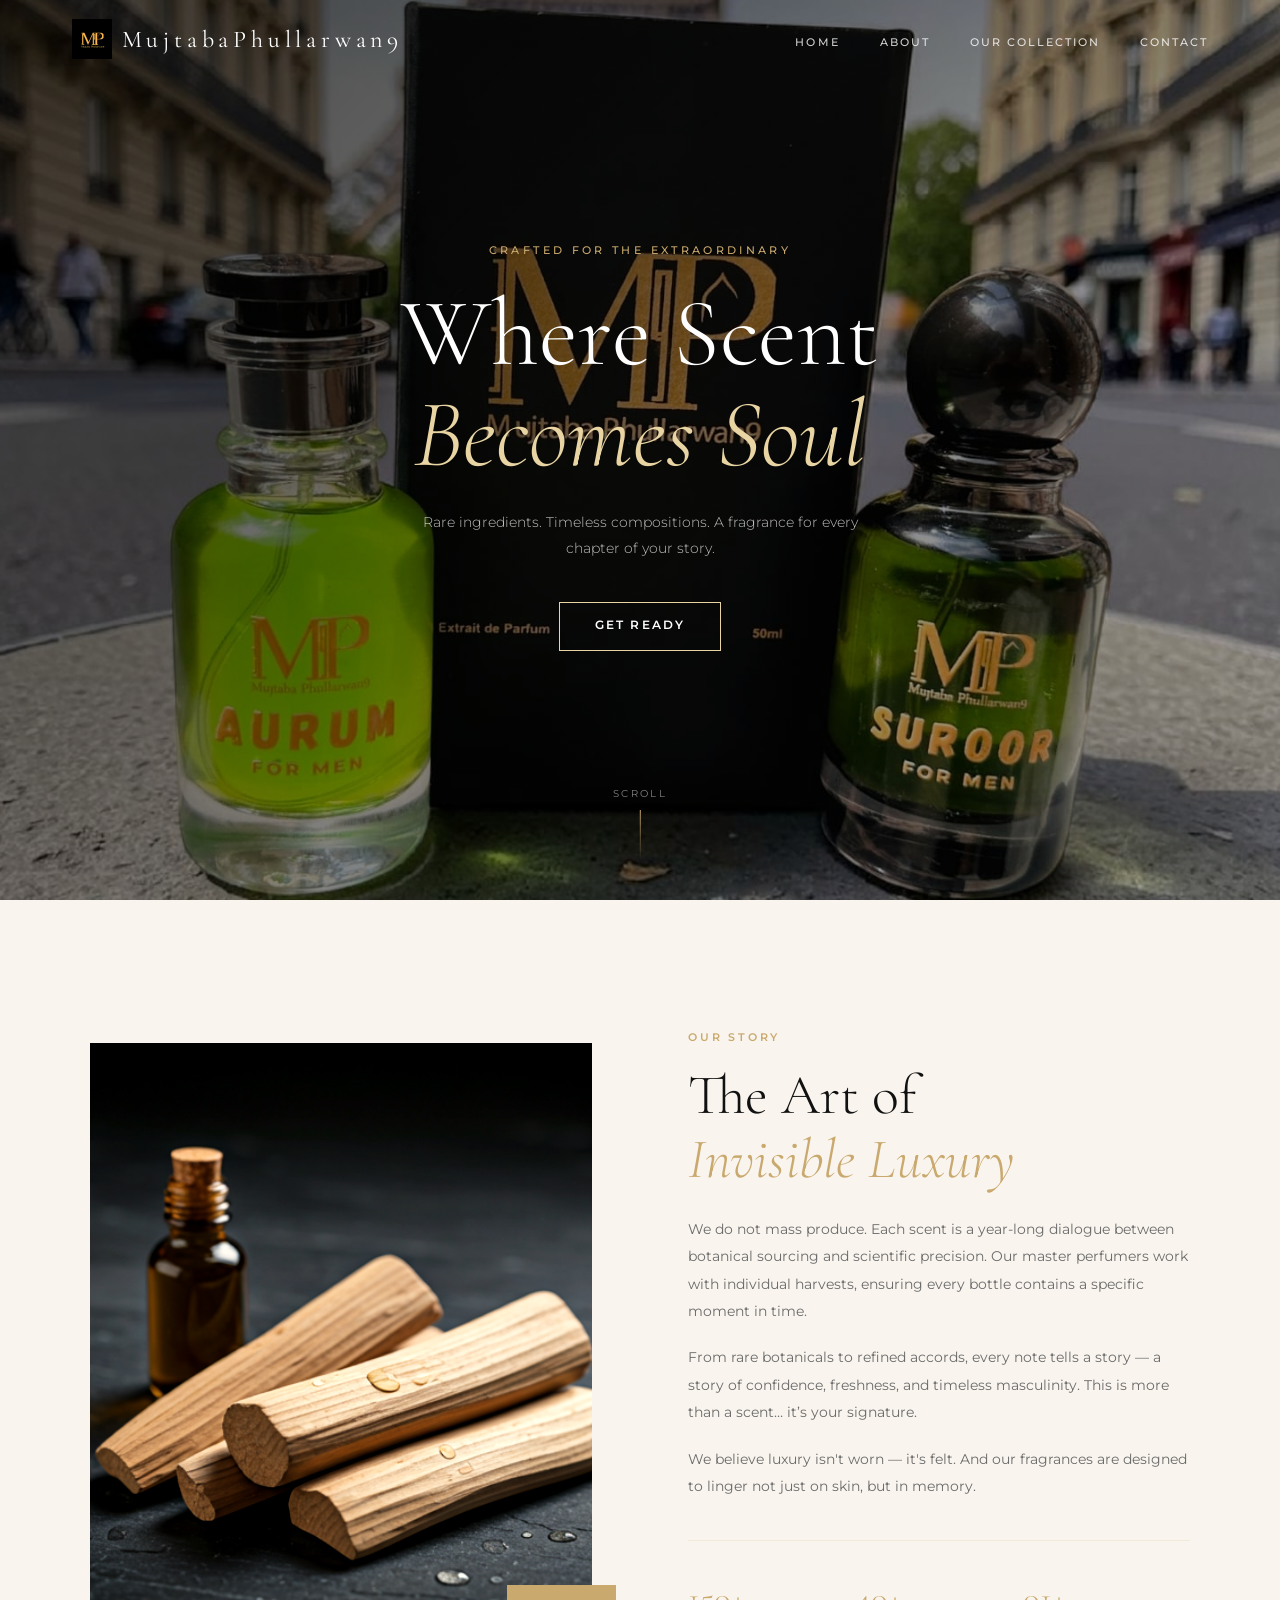
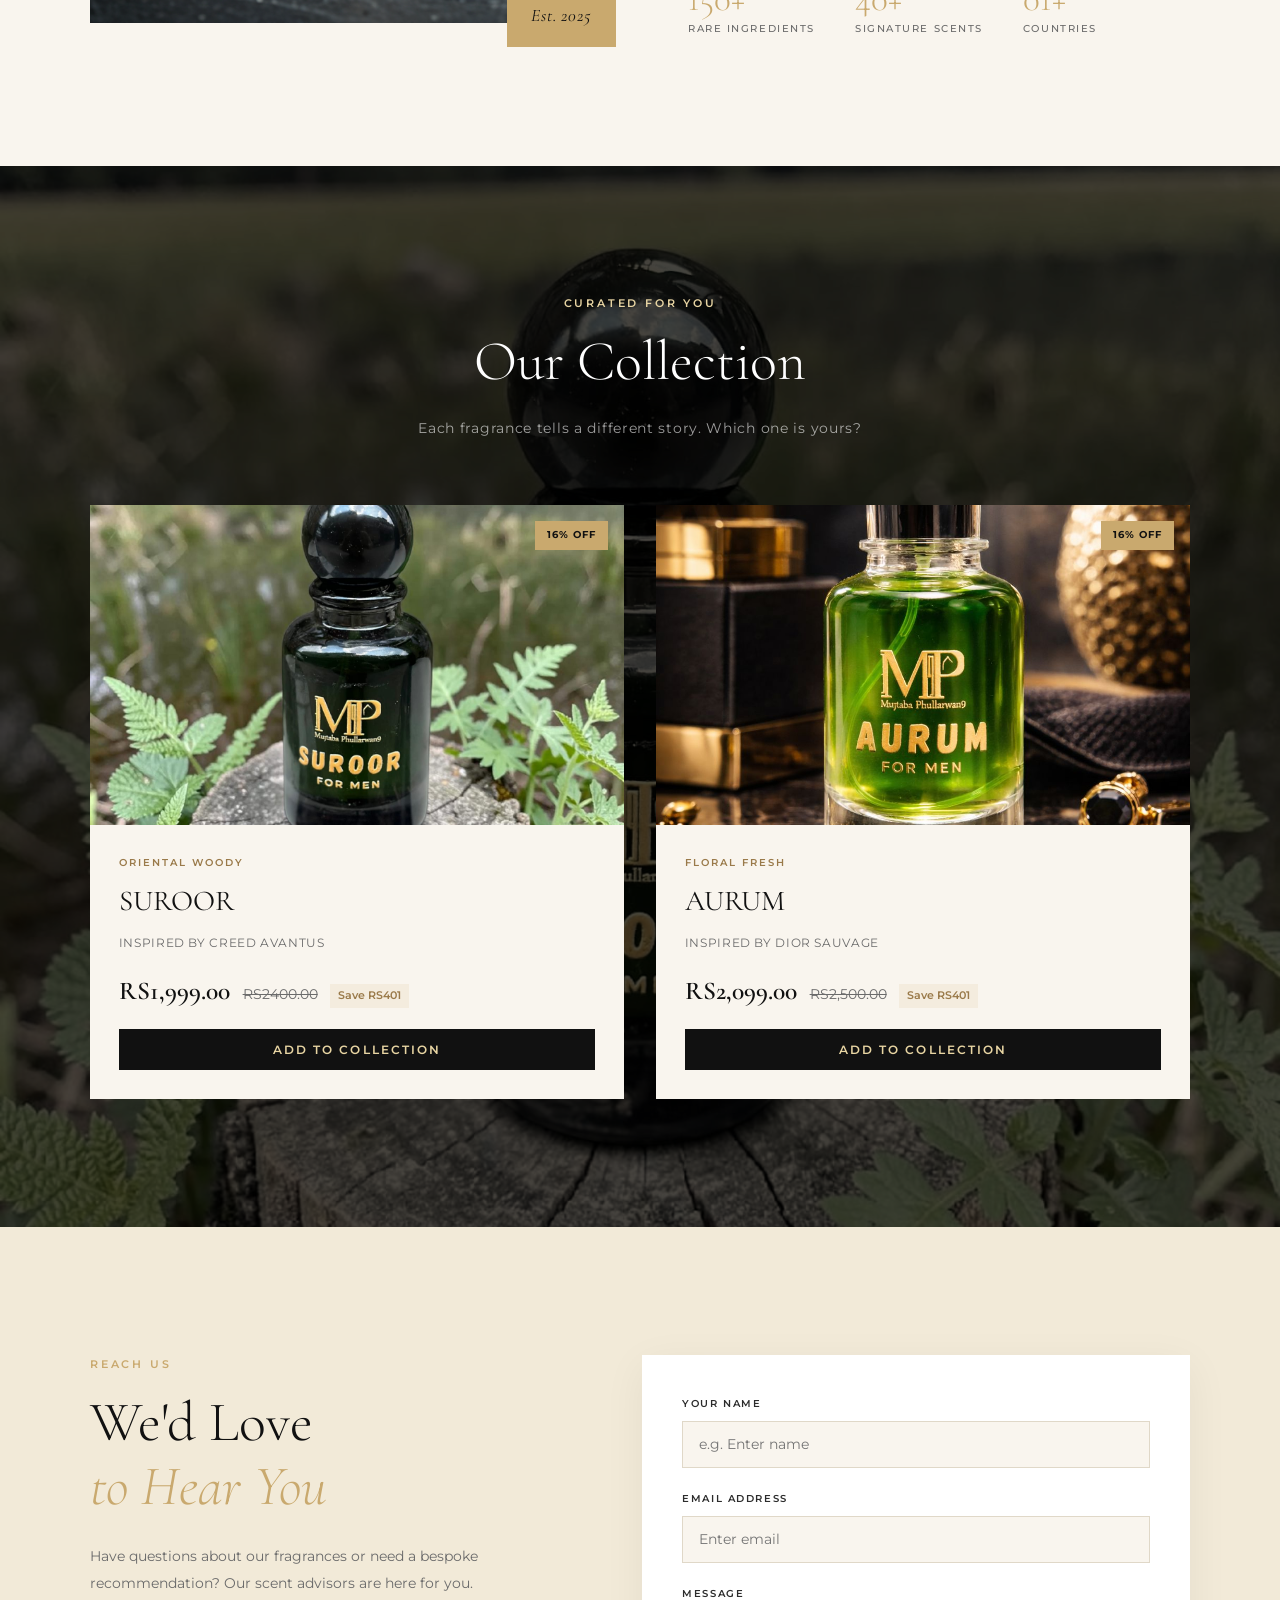
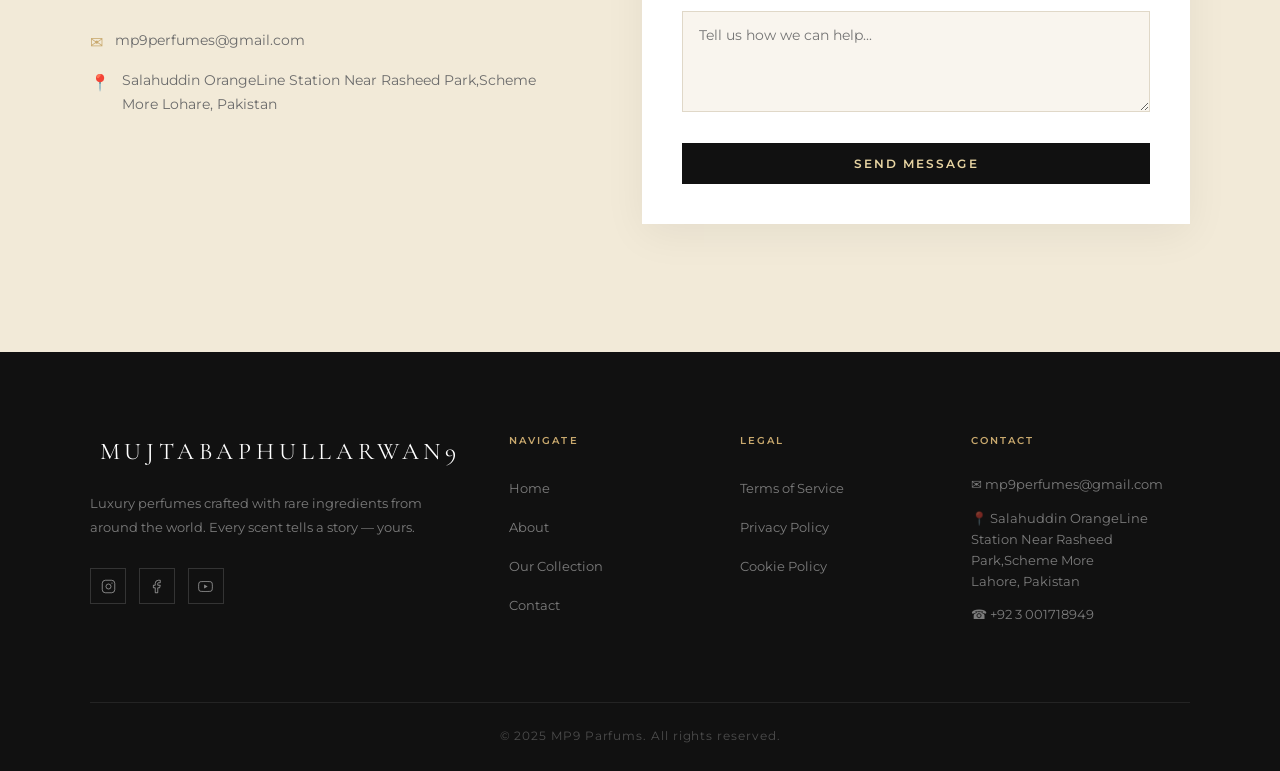
<file: index.html>
<!DOCTYPE html>
<html lang="en">
<head>
  <meta charset="UTF-8" />
  <meta name="viewport" content="width=device-width, initial-scale=1.0"/>
  <title>MP9 — Luxury Perfumes</title>
  <link href="https://fonts.googleapis.com/css2?family=Cormorant+Garamond:ital,wght@0,300;0,400;0,600;1,300;1,400&family=Montserrat:wght@300;400;500;600&display=swap" rel="stylesheet"/>
  <link rel="stylesheet" href="index.css"/>
</head>
<body>

<!-- MAIN SITE -->
<div class="main-site">

<!-- NAVBAR -->
<nav class="navbar" id="navbar">
  <div class="nav-inner">
    <a class="logo" href="#">
      <div class="logo-icon"><img src="./images/logo.jpeg"width="40px"></div>
      <span class="logo-name">MujtabaPhullarwan9</span>
    </a>
    <button class="hamburger" id="hamburger" aria-label="Toggle menu">
      <span></span><span></span><span></span>
    </button>
    <ul class="nav-links" id="nav-links">
      <li><a href="#home" class="nav-link">Home</a></li>
      <li><a href="#about" class="nav-link">About</a></li>
      <li><a href="#collection" class="nav-link">Our Collection</a></li>
      <li><a href="#contact" class="nav-link">Contact</a></li>
    </ul>
  </div>
</nav>

<!-- HOME SECTION -->
<section class="hero" id="home">
  <div class="hero-bg"></div>
  <div class="hero-overlay"></div>
  <div class="hero-content">
    <p class="hero-tagline">Crafted for the extraordinary</p>
    <h1 class="hero-title">Where Scent<br/><em>Becomes Soul</em></h1>
    <p class="hero-sub">Rare ingredients. Timeless compositions. A fragrance for every chapter of your story.</p>
    <a href="#collection" class="btn btn-hero">Get Ready</a>
  </div>
  <div class="hero-scroll">
    <span>Scroll</span>
    <div class="scroll-line"></div>
  </div>
</section>

<!-- ABOUT SECTION -->
<section class="about" id="about">
  <div class="about-inner">
    <div class="about-image-wrap">
      <div class="about-image"></div>
      <div class="about-badge">Est. 2025</div>
    </div>
    <div class="about-text">
      <span class="section-label">Our Story</span>
      <h2 class="section-title">The Art of<br/><em>Invisible Luxury</em></h2>
      <p>We do not mass produce. Each scent is a year-long dialogue
                between botanical sourcing and scientific precision. Our master
                perfumers work with individual harvests, ensuring every bottle
                contains a specific moment in time.</p>
      <p>From rare botanicals to refined accords, every note tells a story — a story of confidence, freshness, and timeless masculinity. This is more than a scent… it’s your signature.</p>
      <p>We believe luxury isn't worn — it's felt. And our fragrances are designed to linger not just on skin, but in memory.</p>
      <div class="about-stats">
        <div class="stat"><span class="stat-num">150+</span><span class="stat-label">Rare Ingredients</span></div>
        <div class="stat"><span class="stat-num">40+</span><span class="stat-label">Signature Scents</span></div>
        <div class="stat"><span class="stat-num">01+</span><span class="stat-label">Countries</span></div>
      </div>
    </div>
  </div>
</section>

<!-- COLLECTION SECTION -->
<section class="collection" id="collection">
  <div class="collection-bg"></div>
  <div class="collection-inner">
    <span class="section-label light">Curated for You</span>
    <h2 class="section-title light">Our Collection</h2>
    <p class="collection-sub">Each fragrance tells a different story. Which one is yours?</p>
    <div class="products-grid">

      <!-- Product 1 -->
      <div class="product-card">
        <div class="product-img-wrap">
          <div class="product-img p1"></div>
          <div class="product-badge">16% OFF</div>
        </div>
        <div class="product-info">
          <span class="product-family">Oriental Woody</span>
          <h3 class="product-name">SUROOR</h3>
          <p class="product-notes">INSPIRED BY CREED AVANTUS</p>
          <div class="product-price-row">
            <span class="price-current">RS1,999.00</span>
            <span class="price-original">RS2400.00</span>
            <span class="price-save">Save RS401</span>
          </div>
          <button class="btn btn-add" onclick="goToProduct(1)">Add to Collection</button>
        </div>
      </div>

      <!-- Product 2 -->
      <div class="product-card">
        <div class="product-img-wrap">
          <div class="product-img p2"></div>
          <div class="product-badge">16% OFF</div>
        </div>
        <div class="product-info">
          <span class="product-family">Floral Fresh</span>
          <h3 class="product-name">AURUM</h3>
          <p class="product-notes">INSPIRED BY DIOR SAUVAGE</p>
          <div class="product-price-row">
            <span class="price-current">RS2,099.00</span>
            <span class="price-original">RS2,500.00</span>
            <span class="price-save">Save RS401</span>
          </div>
          <button class="btn btn-add" onclick="goToProduct(2)">Add to Collection</button>
        </div>
      </div>

    </div>
  </div>
</section>

<!-- CONTACT SECTION -->
<section class="contact-section" id="contact">
  <div class="contact-inner">
    <div class="contact-text">
      <span class="section-label">Reach Us</span>
      <h2 class="section-title">We'd Love<br/><em>to Hear You</em></h2>
      <p>Have questions about our fragrances or need a bespoke recommendation? Our scent advisors are here for you.</p>
      <div class="contact-detail"><span>✉</span> mp9perfumes@gmail.com</div>
      <div class="contact-detail"><span>📍</span> Salahuddin OrangeLine Station Near Rasheed Park,Scheme More Lohare, Pakistan</div>
    </div>
    <form class="contact-form" id="contactForm">
      <div class="form-group">
        <label>Your Name</label>
        <input type="text" placeholder="e.g. Enter name" required id="cName"/>
      </div>
      <div class="form-group">
        <label>Email Address</label>
        <input type="email" placeholder="Enter email" required id="cEmail"/>
      </div>
      <div class="form-group">
        <label>Message</label>
        <textarea placeholder="Tell us how we can help..." rows="4" id="cMessage"></textarea>
      </div>
      <button type="submit" class="btn btn-dark">Send Message</button>
      <div class="form-success" id="formSuccess">MP9 Thank you! We'll be in touch soon.</div>
    </form>
  </div>
</section>

<!-- FOOTER -->
<footer class="footer">
  <div class="footer-inner">
    <div class="footer-col">
      <div class="footer-logo">
        <span class="logo-icon"></span>
        <span class="logo-name">MUJTABAPHULLARWAN9</span>
      </div>
      <p class="footer-desc">Luxury perfumes crafted with rare ingredients from around the world. Every scent tells a story — yours.</p>
      <div class="social-icons">
        <a href="https://www.instagram.com/mp9_perfumes?igsh=bmQ5eHZoOTdwZmk0&utm_source=qr" target="_blank" class="social-icon" aria-label="Instagram">
          <svg viewBox="0 0 24 24" fill="none" stroke="currentColor" stroke-width="1.5"><rect x="2" y="2" width="20" height="20" rx="5"/><circle cx="12" cy="12" r="4"/><circle cx="17.5" cy="6.5" r="1" fill="currentColor" stroke="none"/></svg>
        </a>
        <a href="https://www.facebook.com/share/1ChM1dTnkQ/?mibextid=wwXIfr" target="_blank" class="social-icon" aria-label="Facebook">
          <svg viewBox="0 0 24 24" fill="none" stroke="currentColor" stroke-width="1.5"><path d="M18 2h-3a5 5 0 0 0-5 5v3H7v4h3v8h4v-8h3l1-4h-4V7a1 1 0 0 1 1-1h3z"/></svg>
        </a>
        <a href="https://youtube.com/@mp9_perfumes?si=mrviq4sYccp848EQ" target="_blank" class="social-icon" aria-label="YouTube">
          <svg viewBox="0 0 24 24" fill="none" stroke="currentColor" stroke-width="1.5"><path d="M22.54 6.42a2.78 2.78 0 0 0-1.95-1.96C18.88 4 12 4 12 4s-6.88 0-8.59.46a2.78 2.78 0 0 0-1.95 1.96A29 29 0 0 0 1 12a29 29 0 0 0 .46 5.58A2.78 2.78 0 0 0 3.41 19.54C5.12 20 12 20 12 20s6.88 0 8.59-.46a2.78 2.78 0 0 0 1.95-1.96A29 29 0 0 0 23 12a29 29 0 0 0-.46-5.58z"/><polygon points="9.75 15.02 15.5 12 9.75 8.98 9.75 15.02" fill="currentColor" stroke="none"/></svg>
        </a>
      </div>
    </div>
    <div class="footer-col">
      <h4 class="footer-heading">Navigate</h4>
      <ul class="footer-links">
        <li><a href="#home">Home</a></li>
        <li><a href="#about">About</a></li>
        <li><a href="#collection">Our Collection</a></li>
        <li><a href="#contact">Contact</a></li>
      </ul>
    </div>
    <div class="footer-col">
      <h4 class="footer-heading">Legal</h4>
      <ul class="footer-links">
        <li><a href="./terms.html">Terms of Service</a></li>
        <li><a href="./privcy.html">Privacy Policy</a></li>
        <li><a href="./cookie.html">Cookie Policy</a></li>
       
      </ul>
    </div>
    <div class="footer-col">
      <h4 class="footer-heading">Contact</h4>
      <p class="footer-contact-item">✉ mp9perfumes@gmail.com</p>
      <p class="footer-contact-item">📍 Salahuddin OrangeLine Station Near Rasheed Park,Scheme More<br> Lahore, Pakistan</p>
      <p class="footer-contact-item">☎ +92 3 001718949</p>
    </div>
  </div>
  <div class="footer-bottom">
    <p>© 2025 MP9 Parfums. All rights reserved.</p>
  </div>
</footer>

</div><!-- end .main-site -->

<!-- PRODUCT DETAIL PAGE -->
<div class="product-detail-page" style="display:none;"></div>

<!-- CONFIRM PAGE -->
<div class="confirm-page" style="display:none;"></div>

<script src="index.js"></script>
</body>
</html>
</file>
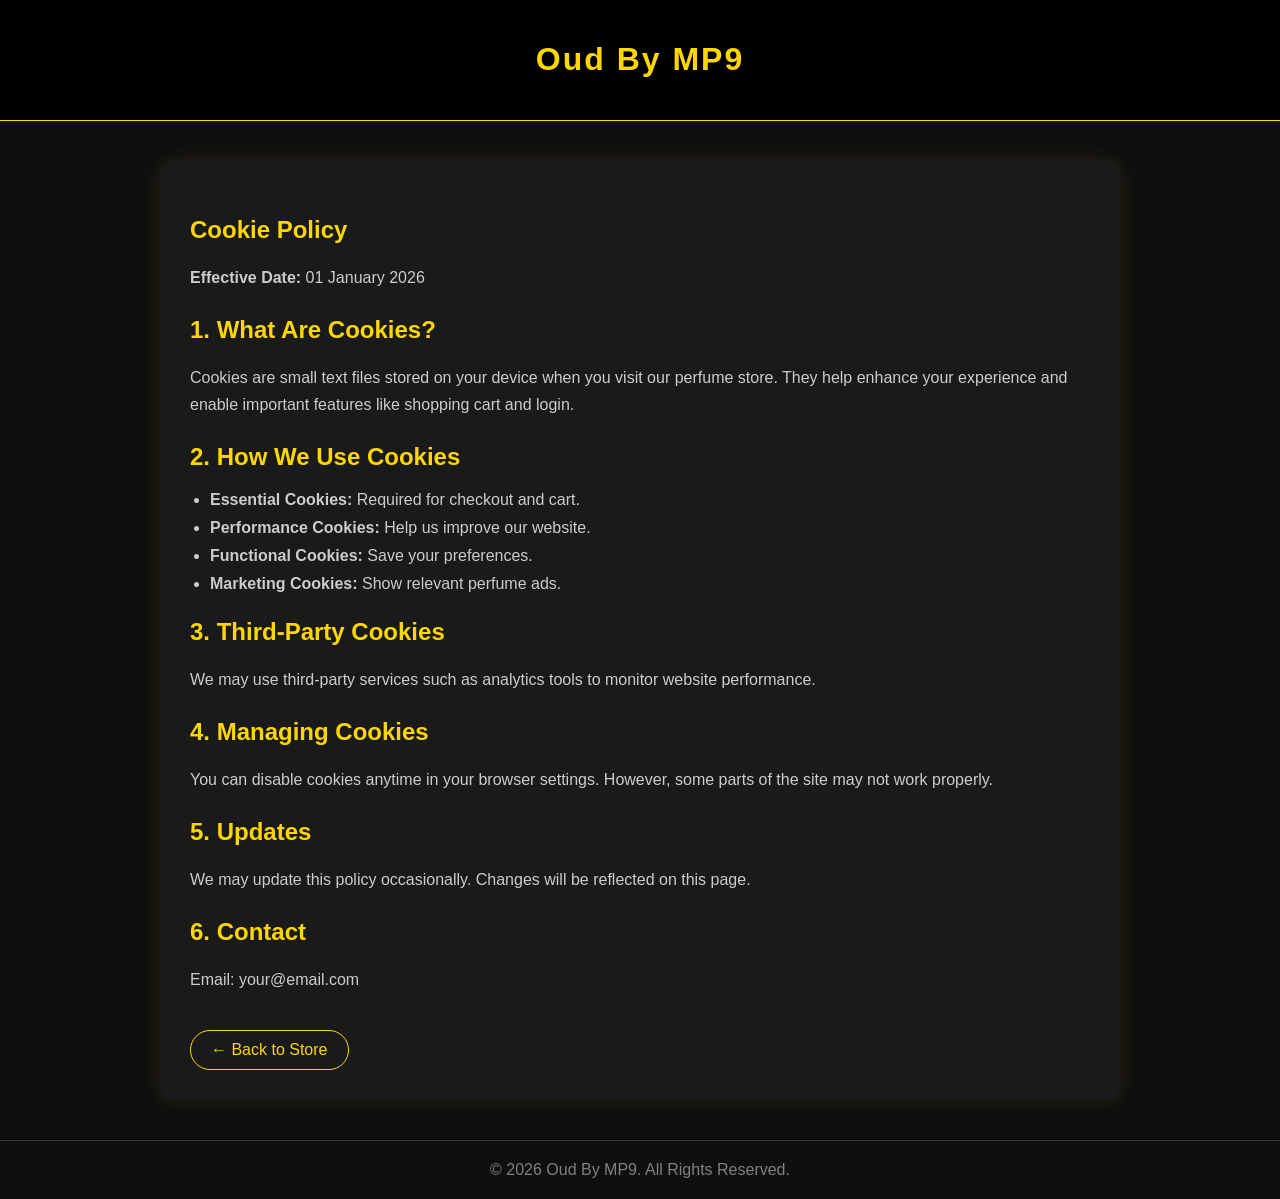
<file: cookie.html>
<!DOCTYPE html>
<html lang="en">
<head>
<meta charset="UTF-8">
<meta name="viewport" content="width=device-width, initial-scale=1.0">
<title>Cookie Policy - Oud By MP9</title>

<style>
body {
  margin: 0;
  font-family: 'Segoe UI', sans-serif;
  background: #0f0f0f;
  color: #eee;
}

/* HEADER */
.header {
  background: #000;
  padding: 20px;
  text-align: center;
  border-bottom: 1px solid gold;
}

.header h1 {
  color: gold;
  letter-spacing: 2px;
}

/* CONTAINER */
.container {
  max-width: 900px;
  margin: 40px auto;
  padding: 30px;
  background: #1a1a1a;
  border-radius: 12px;
  box-shadow: 0 0 20px rgba(255,215,0,0.1);
}

/* HEADINGS */
h2 {
  color: gold;
  margin-top: 25px;
}

/* TEXT */
p {
  color: #ccc;
  line-height: 1.7;
}

ul {
  padding-left: 20px;
}

li {
  margin-bottom: 10px;
  color: #ccc;
}

/* FOOTER */
.footer {
  text-align: center;
  padding: 20px;
  border-top: 1px solid #333;
  margin-top: 30px;
  color: gray;
}

/* BUTTON (OPTIONAL BACK) */
.back-btn {
  display: inline-block;
  margin-top: 20px;
  padding: 10px 20px;
  border: 1px solid gold;
  color: gold;
  text-decoration: none;
  border-radius: 25px;
  transition: 0.3s;
}

.back-btn:hover {
  background: gold;
  color: black;
}

/* RESPONSIVE */
@media (max-width: 768px) {
  .container {
    margin: 20px;
    padding: 20px;
  }
}
</style>

</head>

<body>

<div class="header">
  <h1>Oud By MP9</h1>
</div>

<div class="container">

<h2>Cookie Policy</h2>
<p><strong>Effective Date:</strong> 01 January 2026</p>

<h2>1. What Are Cookies?</h2>
<p>
Cookies are small text files stored on your device when you visit our perfume store.
They help enhance your experience and enable important features like shopping cart and login.
</p>

<h2>2. How We Use Cookies</h2>
<ul>
  <li><strong>Essential Cookies:</strong> Required for checkout and cart.</li>
  <li><strong>Performance Cookies:</strong> Help us improve our website.</li>
  <li><strong>Functional Cookies:</strong> Save your preferences.</li>
  <li><strong>Marketing Cookies:</strong> Show relevant perfume ads.</li>
</ul>

<h2>3. Third-Party Cookies</h2>
<p>
We may use third-party services such as analytics tools to monitor website performance.
</p>

<h2>4. Managing Cookies</h2>
<p>
You can disable cookies anytime in your browser settings. However, some parts of the site may not work properly.
</p>

<h2>5. Updates</h2>
<p>
We may update this policy occasionally. Changes will be reflected on this page.
</p>

<h2>6. Contact</h2>
<p>
Email: your@email.com
</p>

<a href="index.html" class="back-btn">← Back to Store</a>

</div>

<div class="footer">
© 2026 Oud By MP9. All Rights Reserved.
</div>

</body>
</html>
</file>
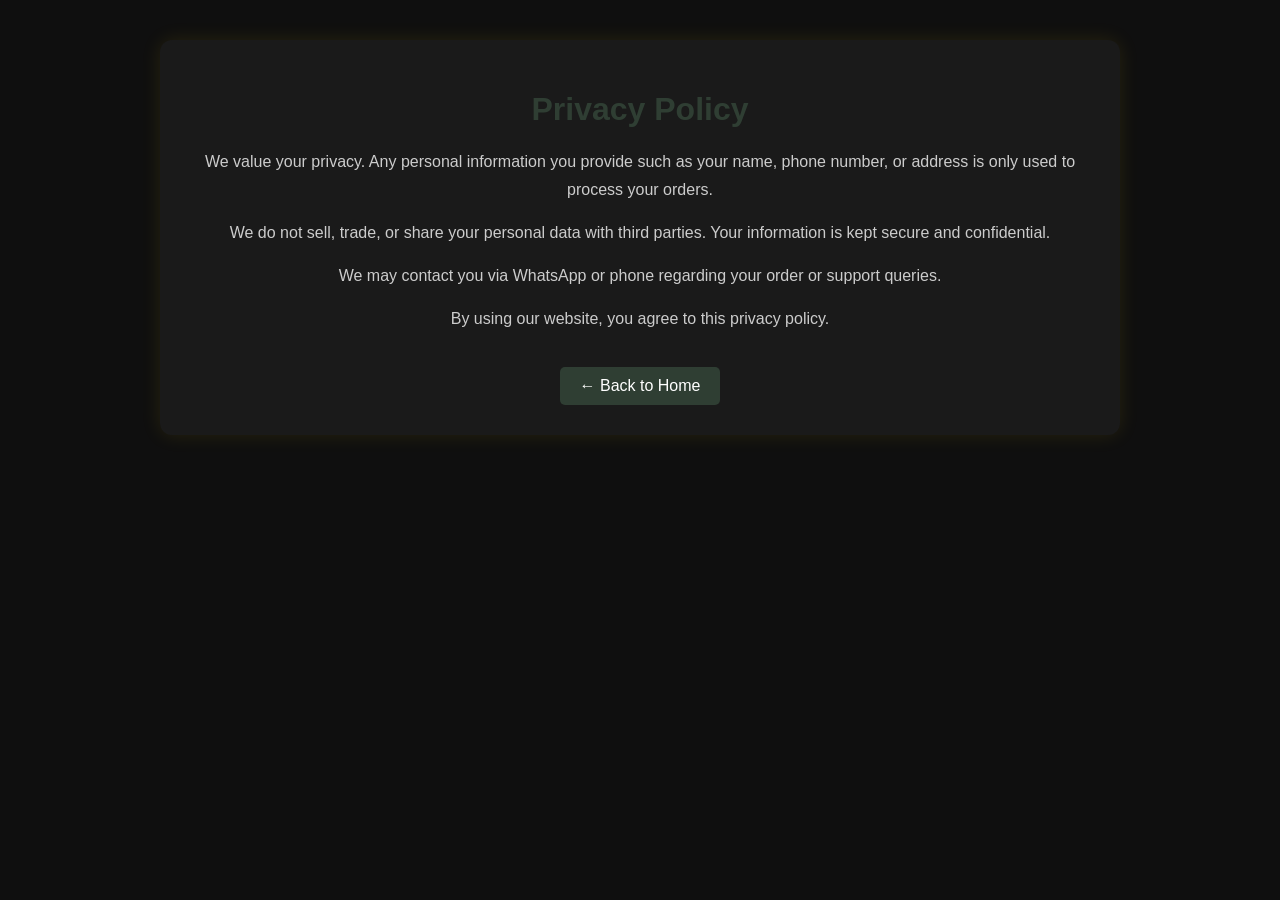
<file: privcy.html>
<!DOCTYPE html>
<html lang="en">
<head>
    <meta charset="UTF-8">
    <title>Privacy Policy</title>
    <link rel="stylesheet" href="style.css">
</head>
<body>
<style>
body {
  margin: 0;
  font-family: 'Segoe UI', sans-serif;
  background: #0f0f0f;
  color: #eee;
}

/* HEADER */
.header {
  background: #000;
  padding: 20px;
  text-align: center;
  border-bottom: 1px solid gold;
}

.header h1 {
  color: gold;
  letter-spacing: 2px;
}

/* CONTAINER */
.container {
  max-width: 900px;
  margin: 40px auto;
  padding: 30px;
  background: #1a1a1a;
  border-radius: 12px;
  box-shadow: 0 0 20px rgba(255,215,0,0.1);
}

/* HEADINGS */
h2 {
  color: gold;
  margin-top: 25px;
}

/* TEXT */
p {
  color: #ccc;
  line-height: 1.7;
}

ul {
  padding-left: 20px;
}

li {
  margin-bottom: 10px;
  color: #ccc;
}

/* FOOTER */
.footer {
  text-align: center;
  padding: 20px;
  border-top: 1px solid #333;
  margin-top: 30px;
  color: gray;
}

/* BUTTON (OPTIONAL BACK) */
.back-btn {
  display: inline-block;
  margin-top: 20px;
  padding: 10px 20px;
  border: 1px solid gold;
  color: gold;
  text-decoration: none;
  border-radius: 25px;
  transition: 0.3s;
}

.back-btn:hover {
  background: gold;
  color: black;
}

/* RESPONSIVE */
@media (max-width: 768px) {
  .container {
    margin: 20px;
    padding: 20px;
  }
}
</style>

<div class="container">
    <h1>Privacy Policy</h1>

    <p>
        We value your privacy. Any personal information you provide such as your name, phone number, or address is only used to process your orders.
    </p>

    <p>
        We do not sell, trade, or share your personal data with third parties. Your information is kept secure and confidential.
    </p>

    <p>
        We may contact you via WhatsApp or phone regarding your order or support queries.
    </p>

    <p>
        By using our website, you agree to this privacy policy.
    </p>

    <a href="index.html" class="btn">← Back to Home</a>
</div>

</body>
</html>
</file>
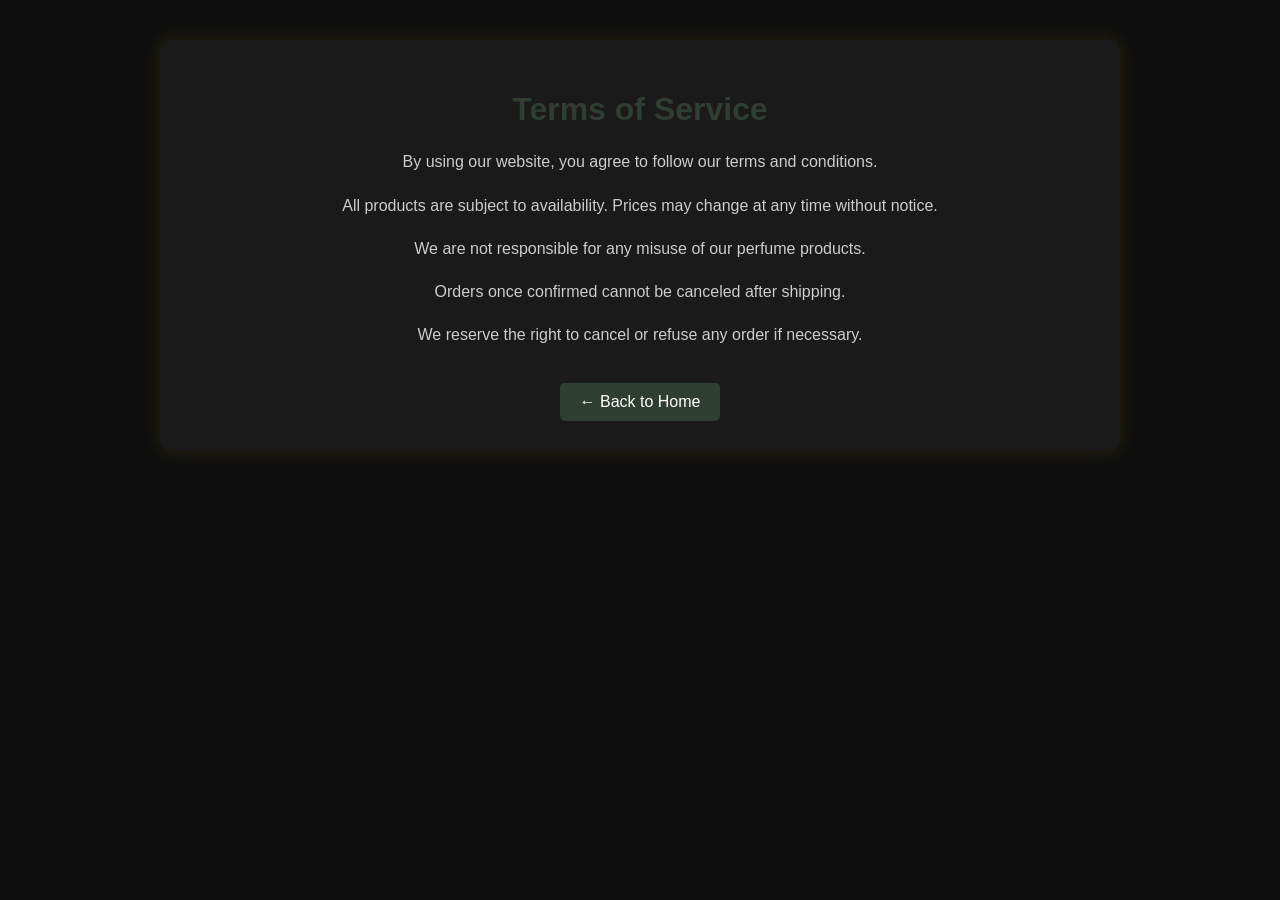
<file: terms.html>
<!DOCTYPE html>
<html lang="en">
<head>
    <meta charset="UTF-8">
    <title>Terms of Service</title>
    <link rel="stylesheet" href="style.css">
</head>
<body>
    <style>
body {
  margin: 0;
  font-family: 'Segoe UI', sans-serif;
  background: #0f0f0f;
  color: #eee;
}

/* HEADER */
.header {
  background: #000;
  padding: 20px;
  text-align: center;
  border-bottom: 1px solid gold;
}

.header h1 {
  color: gold;
  letter-spacing: 2px;
}

/* CONTAINER */
.container {
  max-width: 900px;
  margin: 40px auto;
  padding: 30px;
  background: #1a1a1a;
  border-radius: 12px;
  box-shadow: 0 0 20px rgba(255,215,0,0.1);
}

/* HEADINGS */
h2 {
  color: gold;
  margin-top: 25px;
}

/* TEXT */
p {
  color: #ccc;
  line-height: 1.7;
}

ul {
  padding-left: 20px;
}

li {
  margin-bottom: 10px;
  color: #ccc;
}

/* FOOTER */
.footer {
  text-align: center;
  padding: 20px;
  border-top: 1px solid #333;
  margin-top: 30px;
  color: gray;
}

/* BUTTON (OPTIONAL BACK) */
.back-btn {
  display: inline-block;
  margin-top: 20px;
  padding: 10px 20px;
  border: 1px solid gold;
  color: gold;
  text-decoration: none;
  border-radius: 25px;
  transition: 0.3s;
}

.back-btn:hover {
  background: gold;
  color: black;
}

/* RESPONSIVE */
@media (max-width: 768px) {
  .container {
    margin: 20px;
    padding: 20px;
  }
}
</style>

<div class="container">
    <h1>Terms of Service</h1>

    <p>
        By using our website, you agree to follow our terms and conditions.
    </p>

    <p>
        All products are subject to availability. Prices may change at any time without notice.
    </p>

    <p>
        We are not responsible for any misuse of our perfume products.
    </p>

    <p>
        Orders once confirmed cannot be canceled after shipping.
    </p>

    <p>
        We reserve the right to cancel or refuse any order if necessary.
    </p>

    <a href="index.html" class="btn">← Back to Home</a>
</div>

</body>
</html>
</file>
<file: index.css>
/* ============================================
   MUJTABAPHULARWAN9 — Luxury Perfume Website Styles
   ============================================ */

:root {
  --gold: #c9a96e;
  --gold-light: #e8d5a3;
  --gold-dark: #9a7a4a;
  --black: #0a0a0a;
  --dark: #111111;
  --dark2: #1a1a1a;
  --cream: #f9f5ee;
  --cream2: #f2ead8;
  --text: #2c2c2c;
  --text-light: #6b6b6b;
  --white: #ffffff;
  --font-serif: 'Cormorant Garamond', Georgia, serif;
  --font-sans: 'Montserrat', sans-serif;
  --transition: 0.4s cubic-bezier(0.25, 0.46, 0.45, 0.94);
}

*, *::before, *::after { box-sizing: border-box; margin: 0; padding: 0; }

html { scroll-behavior: smooth; }

body {
  font-family: var(--font-sans);
  background: var(--cream);
  color: var(--text);
  overflow-x: hidden;
  line-height: 1.7;
}

/* ---- TYPOGRAPHY ---- */
.section-label {
  font-family: var(--font-sans);
  font-size: 0.7rem;
  font-weight: 600;
  letter-spacing: 0.25em;
  text-transform: uppercase;
  color: var(--gold);
  display: block;
  margin-bottom: 1rem;
}
.section-label.light { color: var(--gold-light); }

.section-title {
  font-family: var(--font-serif);
  font-size: clamp(2.2rem, 5vw, 3.5rem);
  font-weight: 300;
  line-height: 1.15;
  color: var(--dark);
  margin-bottom: 1.5rem;
}
.section-title.light { color: var(--white); }
.section-title em { font-style: italic; color: var(--gold); }

/* ---- BUTTONS ---- */
.btn {
  font-family: var(--font-sans);
  font-size: 0.72rem;
  font-weight: 600;
  letter-spacing: 0.18em;
  text-transform: uppercase;
  padding: 0.85rem 2.2rem;
  border: none;
  cursor: pointer;
  transition: var(--transition);
  text-decoration: none;
  display: inline-block;
}

.btn-hero {
  background: transparent;
  border: 1px solid var(--gold-light);
  color: var(--white);
  position: relative;
  overflow: hidden;
}
.btn-hero::before {
  content: '';
  position: absolute;
  inset: 0;
  background: var(--gold);
  transform: translateX(-100%);
  transition: transform 0.4s ease;
}
.btn-hero span, .btn-hero { position: relative; }
.btn-hero:hover::before { transform: translateX(0); }
.btn-hero:hover { border-color: var(--gold); }

.btn-add {
  background: var(--dark);
  color: var(--gold-light);
  width: 100%;
  margin-top: 1rem;
}
.btn-add:hover { background: var(--gold); color: var(--dark); }

.btn-dark {
  background: var(--dark);
  color: var(--gold-light);
  width: 100%;
}
.btn-dark:hover { background: var(--gold); color: var(--dark); }

.btn-gold {
  background: var(--gold);
  color: var(--dark);
  border: none;
}
.btn-gold:hover { background: var(--gold-dark); color: var(--white); }

.btn-outline {
  background: transparent;
  border: 1px solid var(--gold);
  color: var(--gold);
}
.btn-outline:hover { background: var(--gold); color: var(--dark); }

/* ============================================
   NAVBAR
   ============================================ */
.navbar {
  position: fixed;
  top: 0; left: 0; right: 0;
  z-index: 1000;
  padding: 1.2rem 0;
  transition: var(--transition);
}
.navbar.scrolled {
  background: rgba(10, 10, 10, 0.95);
  backdrop-filter: blur(20px);
  padding: 0.8rem 0;
  box-shadow: 0 1px 0 rgba(201, 169, 110, 0.2);
}
.nav-inner {
  max-width: 1200px;
  margin: 0 auto;
  padding: 0 2rem;
  display: flex;
  align-items: center;
  justify-content: space-between;
}
.logo {
  display: flex;
  align-items: center;
  gap: 0.6rem;
  text-decoration: none;
  color: var(--white);
}
.logo-icon {
  color: var(--gold);
  font-size: 1.4rem;
  line-height: 1;
}
.logo-name {
  font-family: var(--font-serif);
  font-size: 1.5rem;
  font-weight: 400;
  letter-spacing: 0.2em;
  color: var(--white);
}
.nav-links {
  list-style: none;
  display: flex;
  gap: 2.5rem;
  align-items: center;
}
.nav-link {
  font-size: 0.7rem;
  font-weight: 500;
  letter-spacing: 0.18em;
  text-transform: uppercase;
  color: rgba(255,255,255,0.8);
  text-decoration: none;
  position: relative;
  transition: color 0.3s;
}
.nav-link::after {
  content: '';
  position: absolute;
  bottom: -4px; left: 0;
  width: 0; height: 1px;
  background: var(--gold);
  transition: width 0.3s ease;
}
.nav-link:hover { color: var(--gold); }
.nav-link:hover::after { width: 100%; }

.hamburger {
  display: none;
  flex-direction: column;
  gap: 5px;
  background: none;
  border: none;
  cursor: pointer;
  padding: 4px;
}
.hamburger span {
  display: block;
  width: 24px; height: 1.5px;
  background: var(--white);
  transition: var(--transition);
}
.hamburger.active span:nth-child(1) { transform: translateY(6.5px) rotate(45deg); }
.hamburger.active span:nth-child(2) { opacity: 0; }
.hamburger.active span:nth-child(3) { transform: translateY(-6.5px) rotate(-45deg); }

/* ============================================
   HERO
   ============================================ */
.hero {
  height: 100vh;
  min-height: 600px;
  position: relative;
  display: flex;
  align-items: center;
  justify-content: center;
  overflow: hidden;
}
.hero-bg {
  position: absolute;
  inset: 0;
  background: url('./images/lastpic.jpeg') center/cover no-repeat;
  transform: scale(1.05);
  transition: transform 8s ease;
}
.hero:hover .hero-bg { transform: scale(1); }
.hero-overlay {
  position: absolute;
  inset: 0;
  background: linear-gradient(135deg, rgba(0,0,0,0.75) 0%, rgba(0,0,0,0.45) 60%, rgba(0,0,0,0.3) 100%);
}
.hero-content {
  position: relative;
  z-index: 2;
  text-align: center;
  padding: 2rem;
  max-width: 700px;
  animation: heroFade 1.2s ease forwards;
}
@keyframes heroFade {
  from { opacity: 0; transform: translateY(30px); }
  to { opacity: 1; transform: translateY(0); }
}
.hero-tagline {
  font-size: 0.7rem;
  font-weight: 500;
  letter-spacing: 0.3em;
  text-transform: uppercase;
  color: var(--gold);
  margin-bottom: 1.5rem;
}
.hero-title {
  font-family: var(--font-serif);
  font-size: clamp(3rem, 8vw, 6rem);
  font-weight: 300;
  line-height: 1.05;
  color: var(--white);
  margin-bottom: 1.5rem;
}
.hero-title em { font-style: italic; color: var(--gold-light); }
.hero-sub {
  font-size: 0.9rem;
  font-weight: 300;
  color: rgba(255,255,255,0.75);
  margin-bottom: 2.5rem;
  max-width: 450px;
  margin-left: auto;
  margin-right: auto;
  line-height: 1.8;
}
.hero-scroll {
  position: absolute;
  bottom: 2.5rem; left: 50%;
  transform: translateX(-50%);
  display: flex;
  flex-direction: column;
  align-items: center;
  gap: 0.5rem;
  z-index: 2;
}
.hero-scroll span {
  font-size: 0.6rem;
  letter-spacing: 0.25em;
  text-transform: uppercase;
  color: rgba(255,255,255,0.5);
}
.scroll-line {
  width: 1px; height: 50px;
  background: linear-gradient(to bottom, var(--gold), transparent);
  animation: scrollPulse 2s ease infinite;
}
@keyframes scrollPulse {
  0%, 100% { opacity: 0.4; transform: scaleX(1); }
  50% { opacity: 1; transform: scaleX(1.2); }
}

/* ============================================
   ABOUT
   ============================================ */
.about {
  padding: 8rem 2rem;
  background: var(--cream);
}
.about-inner {
  max-width: 1100px;
  margin: 0 auto;
  display: grid;
  grid-template-columns: 1fr 1fr;
  gap: 6rem;
  align-items: center;
}
.about-image-wrap {
  position: relative;
}
.about-image {
  width: 100%; height: 580px;
  background: url('./images/about2.png') center/cover no-repeat;
  filter: sepia(15%) contrast(1.05);
}
.about-badge {
  position: absolute;
  bottom: -1.5rem; right: -1.5rem;
  background: var(--gold);
  color: var(--dark);
  font-family: var(--font-serif);
  font-size: 1.1rem;
  font-style: italic;
  padding: 1rem 1.5rem;
  letter-spacing: 0.05em;
}
.about-text p {
  font-size: 0.9rem;
  color: var(--text-light);
  line-height: 1.9;
  margin-bottom: 1.2rem;
}
.about-stats {
  display: flex;
  gap: 2.5rem;
  margin-top: 2.5rem;
  padding-top: 2.5rem;
  border-top: 1px solid var(--cream2);
}
.stat { display: flex; flex-direction: column; gap: 0.2rem; }
.stat-num {
  font-family: var(--font-serif);
  font-size: 2.2rem;
  font-weight: 300;
  color: var(--gold);
  line-height: 1;
}
.stat-label {
  font-size: 0.65rem;
  font-weight: 500;
  letter-spacing: 0.15em;
  text-transform: uppercase;
  color: var(--text-light);
}

/* ============================================
   COLLECTION
   ============================================ */
.collection {
  position: relative;
  padding: 8rem 2rem;
  overflow: hidden;
}
.collection-bg {
  position: absolute;
  inset: 0;
  background: url('./images/WhatsApp\ main\ Image\ 2026-04-15\ at\ 2.14.00\ PM.jpeg') center/cover no-repeat;
  filter: brightness(0.25) sepia(30%);
}
.collection-inner {
  position: relative;
  z-index: 2;
  max-width: 1100px;
  margin: 0 auto;
  text-align: center;
}
.collection-sub {
  font-size: 0.88rem;
  color: rgba(255,255,255,0.6);
  margin-bottom: 4rem;
  letter-spacing: 0.05em;
}
.products-grid {
  display: grid;
  grid-template-columns: 1fr 1fr;
  gap: 2rem;
  text-align: left;
}
.product-card {
  background: var(--cream);
  overflow: hidden;
  transition: transform 0.4s ease, box-shadow 0.4s ease;
}
.product-card:hover {
  transform: translateY(-6px);
  box-shadow: 0 30px 60px rgba(0,0,0,0.4);
}
.product-img-wrap { position: relative; }
.product-img {
  width: 100%; height: 320px;
  background-size: cover;
  background-position: center;
  transition: transform 0.6s ease;
}
.product-card:hover .product-img { transform: scale(1.04); }
.p1 { background-image: url('./images/WhatsApp\ main\ Image\ 2026-04-15\ at\ 2.14.00\ PM.jpeg'); }
.p2 { background-image: url('./images/Suram.jpeg'); }
.product-badge {
  position: absolute;
  top: 1rem; right: 1rem;
  background: var(--gold);
  color: var(--dark);
  font-size: 0.65rem;
  font-weight: 700;
  letter-spacing: 0.1em;
  padding: 0.35rem 0.75rem;
}
.product-info { padding: 1.8rem; }
.product-family {
  font-size: 0.62rem;
  font-weight: 600;
  letter-spacing: 0.2em;
  text-transform: uppercase;
  color: var(--gold-dark);
  display: block;
  margin-bottom: 0.4rem;
}
.product-name {
  font-family: var(--font-serif);
  font-size: 1.8rem;
  font-weight: 400;
  color: var(--dark);
  margin-bottom: 0.4rem;
}
.product-notes {
  font-size: 0.78rem;
  color: var(--text-light);
  letter-spacing: 0.05em;
  margin-bottom: 1rem;
}
.product-price-row {
  display: flex;
  align-items: baseline;
  gap: 0.8rem;
  flex-wrap: wrap;
}
.price-current {
  font-family: var(--font-serif);
  font-size: 1.6rem;
  font-weight: 600;
  color: var(--dark);
}
.price-original {
  font-size: 0.88rem;
  color: var(--text-light);
  text-decoration: line-through;
}
.price-save {
  font-size: 0.7rem;
  font-weight: 600;
  color: var(--gold-dark);
  background: rgba(201, 169, 110, 0.12);
  padding: 0.15rem 0.5rem;
}

/* ============================================
   CONTACT
   ============================================ */
.contact-section {
  padding: 8rem 2rem;
  background: var(--cream2);
}
.contact-inner {
  max-width: 1100px;
  margin: 0 auto;
  display: grid;
  grid-template-columns: 1fr 1.2fr;
  gap: 6rem;
  align-items: start;
}
.contact-text p {
  font-size: 0.9rem;
  color: var(--text-light);
  line-height: 1.9;
  margin-bottom: 2rem;
}
.contact-detail {
  display: flex;
  align-items: flex-start;
  gap: 0.75rem;
  font-size: 0.85rem;
  color: var(--text-light);
  margin-bottom: 0.8rem;
}
.contact-detail span { color: var(--gold); font-size: 1rem; }
.contact-form {
  background: var(--white);
  padding: 2.5rem;
  box-shadow: 0 10px 40px rgba(0,0,0,0.06);
}
.form-group {
  margin-bottom: 1.4rem;
}
.form-group label {
  display: block;
  font-size: 0.65rem;
  font-weight: 600;
  letter-spacing: 0.15em;
  text-transform: uppercase;
  color: var(--text);
  margin-bottom: 0.5rem;
}
.form-group input,
.form-group textarea,
.form-group select {
  width: 100%;
  padding: 0.85rem 1rem;
  border: 1px solid #e0d8c8;
  background: var(--cream);
  font-family: var(--font-sans);
  font-size: 0.88rem;
  color: var(--text);
  outline: none;
  transition: border-color 0.3s;
  -webkit-appearance: none;
}
.form-group input:focus,
.form-group textarea:focus,
.form-group select:focus {
  border-color: var(--gold);
  background: var(--white);
}
.form-group textarea { resize: vertical; min-height: 100px; }
.form-success {
  display: none;
  margin-top: 1rem;
  text-align: center;
  font-size: 0.8rem;
  letter-spacing: 0.1em;
  color: var(--gold-dark);
  padding: 0.75rem;
  background: rgba(201,169,110,0.1);
  border: 1px solid rgba(201,169,110,0.3);
}

/* ============================================
   FOOTER
   ============================================ */
.footer {
  background: var(--dark);
  padding: 5rem 2rem 0;
}
.footer-inner {
  max-width: 1100px;
  margin: 0 auto;
  display: grid;
  grid-template-columns: 1.8fr 1fr 1fr 1.2fr;
  gap: 3rem;
  padding-bottom: 4rem;
  border-bottom: 1px solid rgba(255,255,255,0.08);
}
.footer-logo {
  display: flex;
  align-items: center;
  gap: 0.6rem;
  margin-bottom: 1.2rem;
  text-decoration: none;
}
.footer-desc {
  font-size: 0.82rem;
  color: rgba(255,255,255,0.45);
  line-height: 1.8;
  margin-bottom: 1.8rem;
}
.social-icons { display: flex; gap: 0.8rem; }
.social-icon {
  width: 36px; height: 36px;
  border: 1px solid rgba(255,255,255,0.15);
  display: flex;
  align-items: center;
  justify-content: center;
  color: rgba(255,255,255,0.5);
  text-decoration: none;
  transition: var(--transition);
}
.social-icon svg { width: 15px; height: 15px; }
.social-icon:hover {
  border-color: var(--gold);
  color: var(--gold);
  transform: translateY(-2px);
}
.footer-heading {
  font-family: var(--font-sans);
  font-size: 0.65rem;
  font-weight: 600;
  letter-spacing: 0.2em;
  text-transform: uppercase;
  color: var(--gold);
  margin-bottom: 1.5rem;
}
.footer-links {
  list-style: none;
  display: flex;
  flex-direction: column;
  gap: 0.75rem;
}
.footer-links a {
  font-size: 0.82rem;
  color: rgba(255,255,255,0.45);
  text-decoration: none;
  transition: color 0.3s;
}
.footer-links a:hover { color: var(--gold-light); }
.footer-contact-item {
  font-size: 0.82rem;
  color: rgba(255,255,255,0.45);
  margin-bottom: 0.8rem;
  line-height: 1.6;
}
.footer-bottom {
  max-width: 1100px;
  margin: 0 auto;
  padding: 1.5rem 0;
  text-align: center;
}
.footer-bottom p {
  font-size: 0.72rem;
  color: rgba(255,255,255,0.25);
  letter-spacing: 0.08em;
}

/* ============================================
   PRODUCT DETAILS PAGE
   ============================================ */
.page { display: none; }
.page.active { display: block; }

.product-detail-page {
  min-height: 100vh;
  background: var(--cream);
  padding-top: 6rem;
}
.product-detail-inner {
  max-width: 1100px;
  margin: 0 auto;
  padding: 4rem 2rem;
  display: grid;
  grid-template-columns: 1fr 1fr;
  gap: 5rem;
  align-items: start;
}
.detail-img {
  width: 100%; height: 500px;
  background-size: cover;
  background-position: center;
  position: sticky;
  top: 7rem;
}
.detail-info .section-label { margin-bottom: 0.5rem; }
.detail-name {
  font-family: var(--font-serif);
  font-size: clamp(2.5rem, 5vw, 3.8rem);
  font-weight: 300;
  line-height: 1.1;
  color: var(--dark);
  margin-bottom: 0.5rem;
}
.detail-notes {
  font-size: 0.82rem;
  color: var(--text-light);
  letter-spacing: 0.08em;
  margin-bottom: 1.5rem;
}
.detail-price-row {
  display: flex;
  align-items: baseline;
  gap: 1rem;
  margin-bottom: 0.5rem;
}
.detail-price {
  font-family: var(--font-serif);
  font-size: 2.2rem;
  font-weight: 600;
  color: var(--dark);
}
.detail-original {
  font-size: 1rem;
  color: var(--text-light);
  text-decoration: line-through;
}
.detail-save {
  font-size: 0.72rem;
  font-weight: 700;
  color: var(--gold-dark);
  background: rgba(201,169,110,0.12);
  padding: 0.2rem 0.6rem;
}
.detail-desc {
  font-size: 0.88rem;
  color: var(--text-light);
  line-height: 1.9;
  margin: 1.5rem 0;
  padding: 1.5rem;
  border-left: 2px solid var(--gold);
  background: rgba(201,169,110,0.04);
}
.detail-divider {
  width: 100%;
  height: 1px;
  background: #e0d8c8;
  margin: 2rem 0;
}
.order-form-title {
  font-family: var(--font-serif);
  font-size: 1.4rem;
  font-weight: 400;
  color: var(--dark);
  margin-bottom: 1.5rem;
}
.qty-row {
  display: flex;
  align-items: center;
  gap: 1rem;
  margin-bottom: 1.5rem;
}
.qty-row label {
  font-size: 0.65rem;
  font-weight: 600;
  letter-spacing: 0.15em;
  text-transform: uppercase;
  color: var(--text);
  min-width: 60px;
}
.qty-controls {
  display: flex;
  align-items: center;
  gap: 0;
  border: 1px solid #e0d8c8;
}
.qty-btn {
  width: 38px; height: 38px;
  background: none;
  border: none;
  cursor: pointer;
  font-size: 1.2rem;
  color: var(--dark);
  display: flex;
  align-items: center;
  justify-content: center;
  transition: background 0.2s;
}
.qty-btn:hover { background: var(--cream2); }
.qty-display {
  width: 50px; height: 38px;
  display: flex;
  align-items: center;
  justify-content: center;
  font-family: var(--font-serif);
  font-size: 1.2rem;
  border-left: 1px solid #e0d8c8;
  border-right: 1px solid #e0d8c8;
  background: var(--white);
}
.total-row {
  display: flex;
  justify-content: space-between;
  align-items: center;
  padding: 1rem 0;
  border-top: 1px solid #e0d8c8;
  margin-top: 1rem;
}
.total-label {
  font-size: 0.65rem;
  font-weight: 600;
  letter-spacing: 0.15em;
  text-transform: uppercase;
  color: var(--text-light);
}
.total-value {
  font-family: var(--font-serif);
  font-size: 1.8rem;
  font-weight: 600;
  color: var(--dark);
}
.back-btn {
  display: inline-flex;
  align-items: center;
  gap: 0.5rem;
  font-size: 0.7rem;
  font-weight: 500;
  letter-spacing: 0.1em;
  color: var(--text-light);
  text-decoration: none;
  cursor: pointer;
  background: none;
  border: none;
  padding: 0;
  margin-bottom: 2rem;
  transition: color 0.3s;
}
.back-btn:hover { color: var(--gold); }
.back-btn svg { width: 14px; height: 14px; }

/* ============================================
   ORDER CONFIRMATION PAGE
   ============================================ */
.confirm-page {
  min-height: 100vh;
  background: var(--cream);
  padding-top: 6rem;
}
.confirm-inner {
  max-width: 700px;
  margin: 0 auto;
  padding: 4rem 2rem;
}
.confirm-card {
  background: var(--white);
  padding: 3rem;
  box-shadow: 0 10px 40px rgba(0,0,0,0.06);
  text-align: center;
}
.confirm-icon {
  width: 64px; height: 64px;
  background: rgba(201,169,110,0.12);
  border: 1px solid var(--gold-light);
  border-radius: 50%;
  display: flex;
  align-items: center;
  justify-content: center;
  margin: 0 auto 1.5rem;
  font-size: 1.8rem;
}
.confirm-title {
  font-family: var(--font-serif);
  font-size: 2.4rem;
  font-weight: 300;
  color: var(--dark);
  margin-bottom: 0.5rem;
}
.confirm-sub {
  font-size: 0.85rem;
  color: var(--text-light);
  margin-bottom: 2.5rem;
}
.order-summary {
  background: var(--cream);
  padding: 1.8rem;
  text-align: left;
  margin-bottom: 2rem;
}
.order-summary h4 {
  font-family: var(--font-sans);
  font-size: 0.65rem;
  font-weight: 600;
  letter-spacing: 0.2em;
  text-transform: uppercase;
  color: var(--gold-dark);
  margin-bottom: 1.2rem;
}
.order-row {
  display: flex;
  justify-content: space-between;
  padding: 0.5rem 0;
  border-bottom: 1px solid #e0d8c8;
  font-size: 0.85rem;
}
.order-row:last-child { border-bottom: none; font-weight: 600; }
.order-row .key { color: var(--text-light); }
.order-row .val { color: var(--dark); }
.whatsapp-btn {
  display: inline-flex;
  align-items: center;
  gap: 0.75rem;
  background: #25d366;
  color: white;
  font-family: var(--font-sans);
  font-size: 0.8rem;
  font-weight: 600;
  letter-spacing: 0.1em;
  text-transform: uppercase;
  padding: 1rem 2rem;
  border: none;
  cursor: pointer;
  transition: var(--transition);
  text-decoration: none;
  width: 100%;
  justify-content: center;
  margin-bottom: 0.75rem;
}
.whatsapp-btn:hover { background: #128c57; transform: translateY(-2px); }
.whatsapp-btn svg { width: 20px; height: 20px; fill: white; }

/* ============================================
   RESPONSIVE
   ============================================ */
@media (max-width: 900px) {
  .about-inner { grid-template-columns: 1fr; gap: 3rem; }
  .about-image { height: 380px; }
  .products-grid { grid-template-columns: 1fr; }
  .contact-inner { grid-template-columns: 1fr; gap: 3rem; }
  .footer-inner { grid-template-columns: 1fr 1fr; gap: 2rem; }
  .product-detail-inner { grid-template-columns: 1fr; }
  .detail-img { position: static; height: 350px; }
}

@media (max-width: 640px) {
  .nav-links {
    position: fixed;
    top: 0; right: -100%;
    width: 100%; height: 100vh;
    background: rgba(10,10,10,0.97);
    flex-direction: column;
    justify-content: center;
    align-items: center;
    gap: 2.5rem;
    transition: right 0.4s ease;
  }
  .nav-links.open { right: 0; }
  .nav-link { font-size: 1rem; }
  .hamburger { display: flex; z-index: 1001; }
  .footer-inner { grid-template-columns: 1fr; }
  .about-stats { flex-direction: column; gap: 1.5rem; }
  .hero-title { font-size: 2.8rem; }
  .confirm-card { padding: 1.8rem; }
  .product-detail-inner { padding: 2rem 1rem; }
  .about { padding: 5rem 1.5rem; }
  .collection { padding: 5rem 1.5rem; }
  .contact-section { padding: 5rem 1.5rem; }
}
</file>
<file: style.css>
body {
    margin: 0;
    padding: 0;
    font-family: Arial, sans-serif;
    background: #f5f5f5;
    text-align: center;
}

.container {
    max-width: 800px;
    margin: 80px auto;
    padding: 30px;
    background: white;
    border-radius: 10px;
    box-shadow: 0 0 10px rgba(0,0,0,0.1);
}

h1 {
    text-align: center;
    color: #2f3e33;
    margin-bottom: 20px;
}

p {
    line-height: 1.7;
    color: #444;
    margin-bottom: 15px;
}

.btn {
    display: inline-block;
    margin-top: 20px;
    padding: 10px 20px;
    background: #2f3e33;
    color: white;
    text-decoration: none;
    border-radius: 5px;
}
</file>
